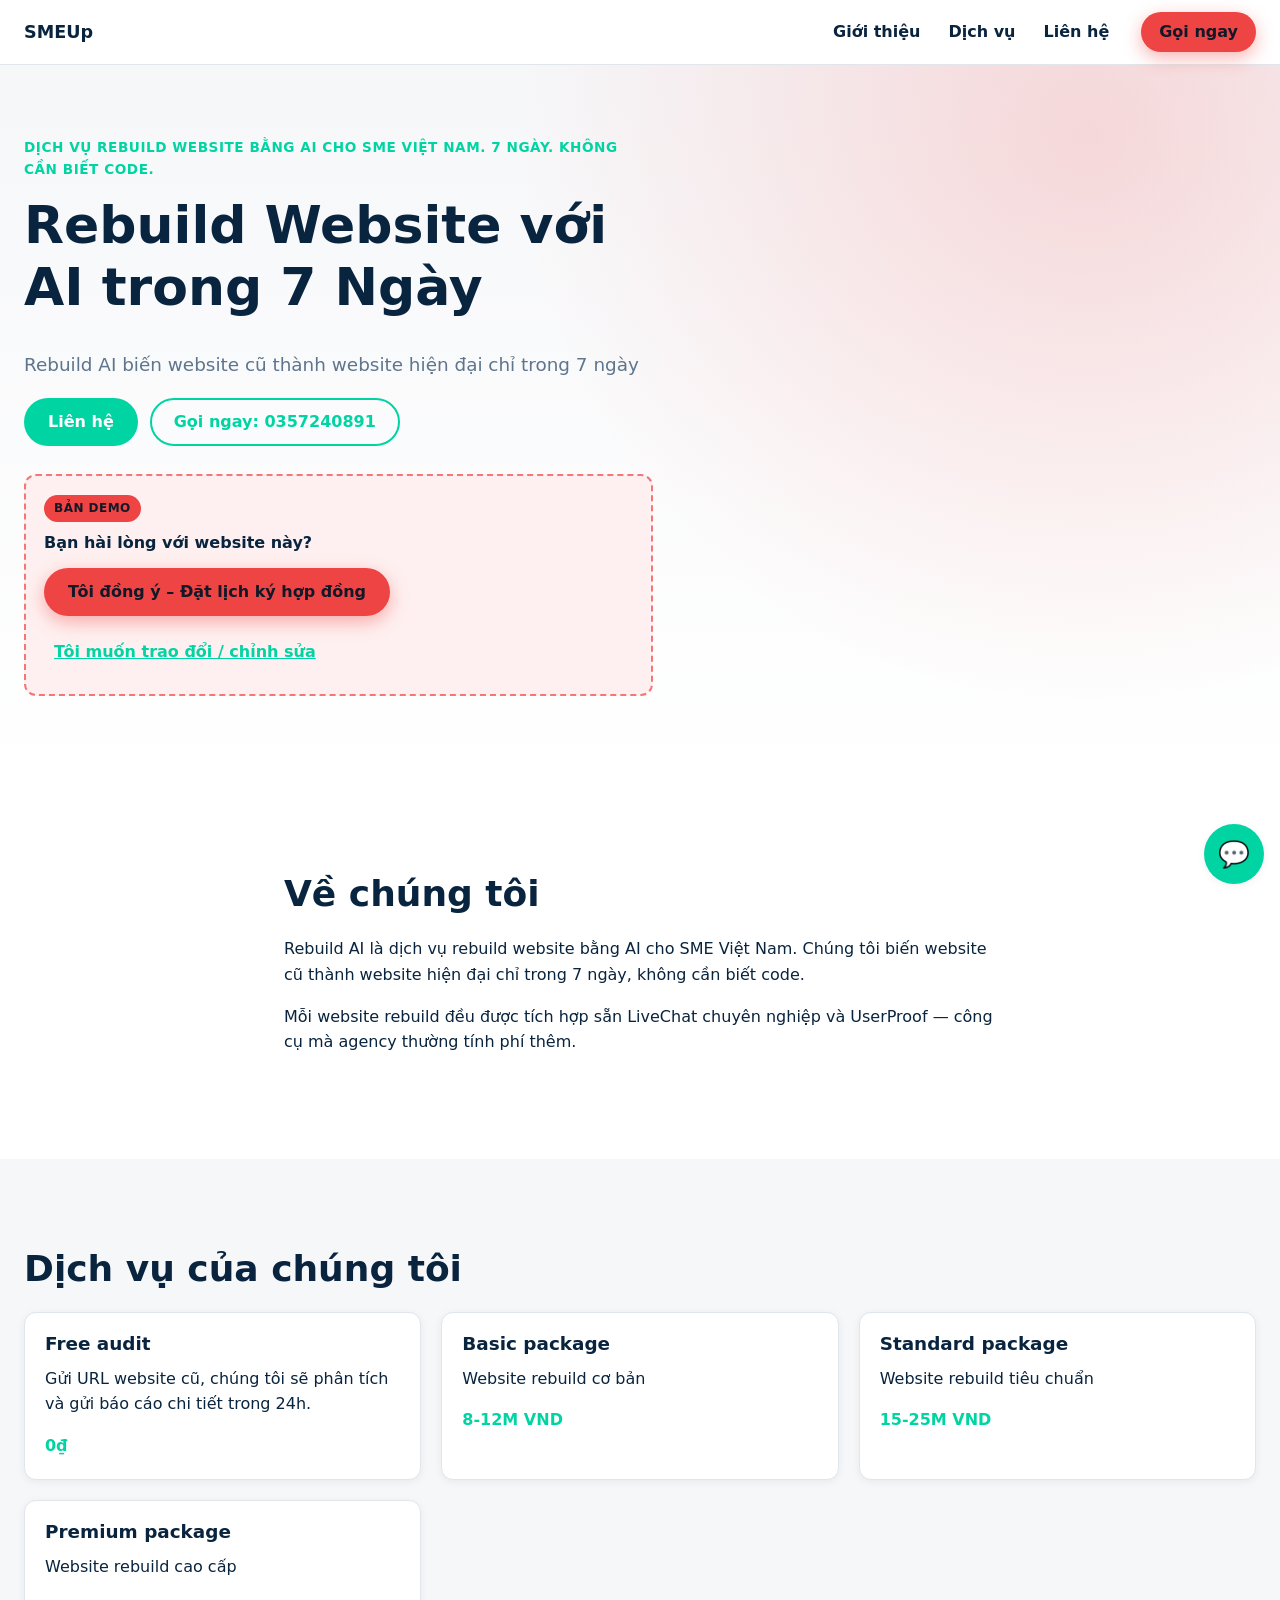
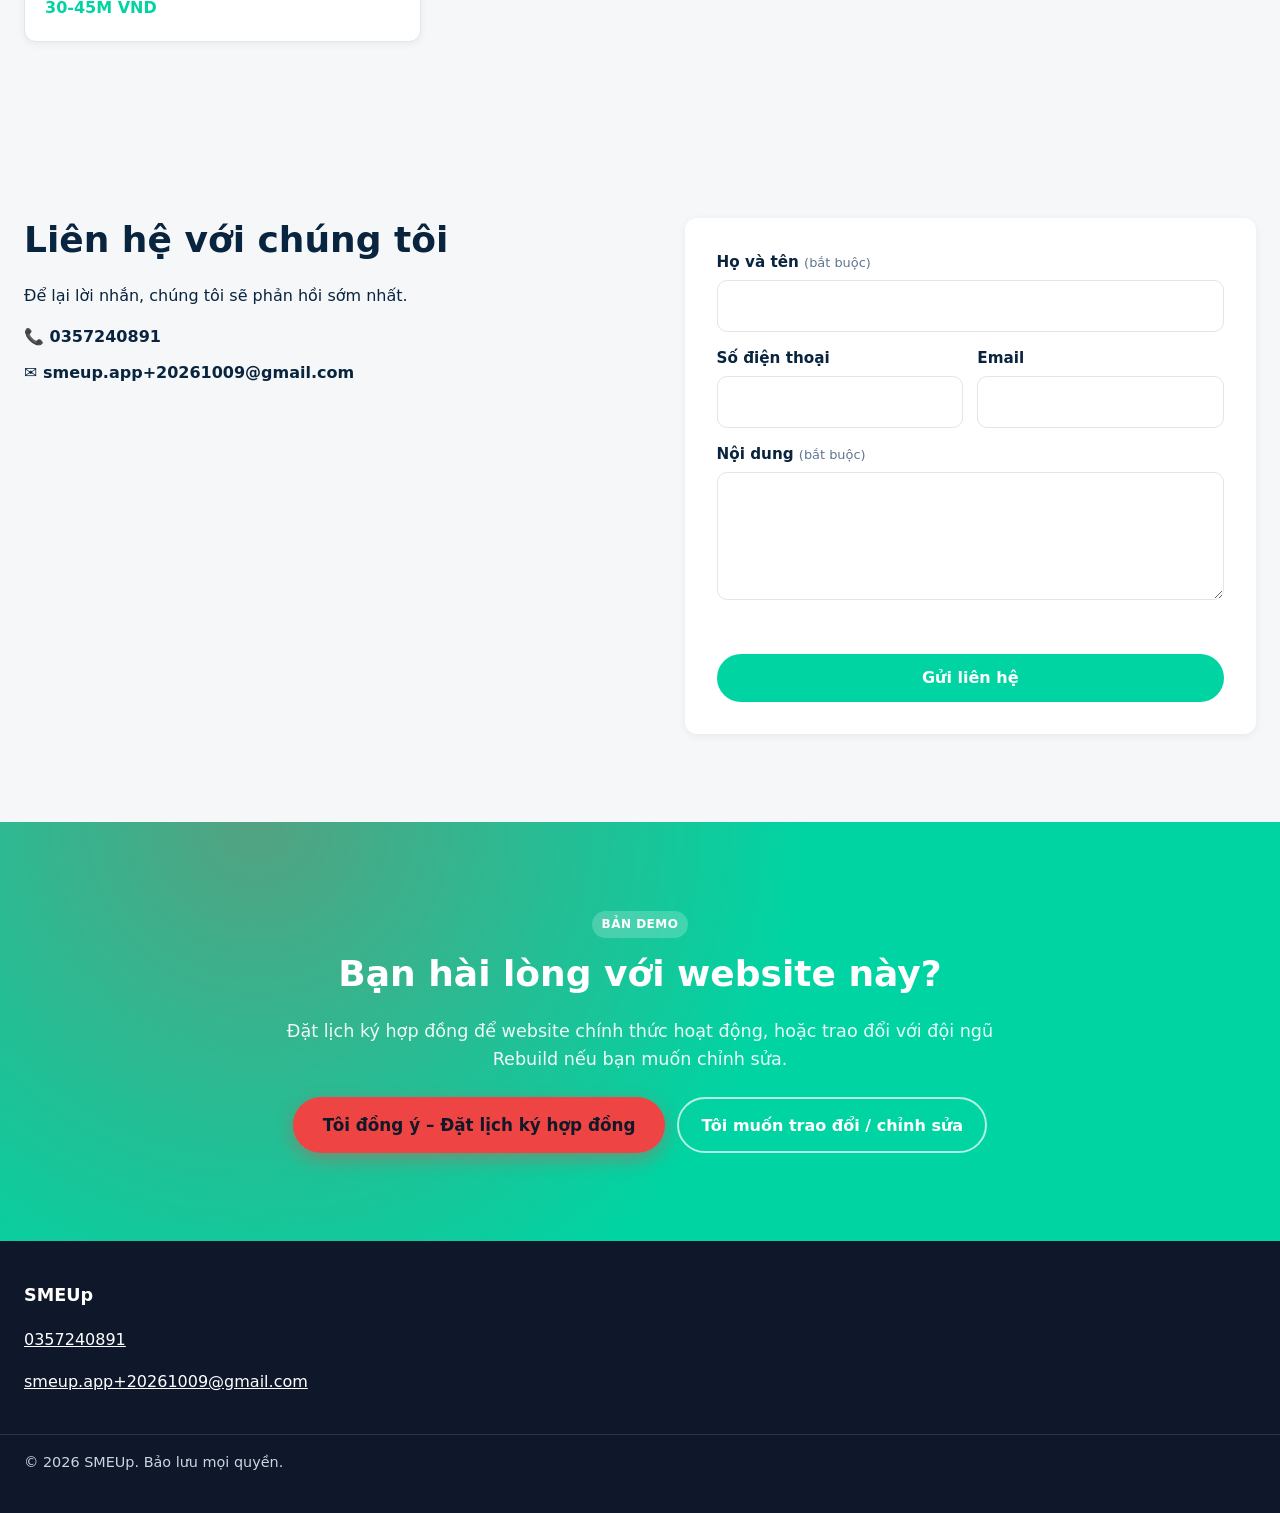
<file: index.html>
<!DOCTYPE html>
<html lang="vi">
<head>
<meta charset="utf-8">
<meta name="viewport" content="width=device-width, initial-scale=1">
<title>Rebuild Website với AI trong 7 Ngày | SMEUp</title>
<meta name="description" content="Dịch vụ rebuild website bằng AI cho SME Việt Nam. 7 ngày. Không cần biết code. Nhận audit miễn phí ngay.">
<meta name="keywords" content="rebuild website, AI website, SMEUp, rebuild AI, website redesign, website làm mới">
<meta name="robots" content="noindex, nofollow">
<link rel="canonical" href="https://demo-951b25f4.demo.rebuild.vn/">
<meta name="theme-color" content="#00d4a3">
<meta property="og:type" content="website">
<meta property="og:site_name" content="SMEUp">
<meta property="og:title" content="Rebuild Website với AI trong 7 Ngày | SMEUp">
<meta property="og:description" content="Dịch vụ rebuild website bằng AI cho SME Việt Nam. 7 ngày. Không cần biết code. Nhận audit miễn phí ngay.">
<meta property="og:url" content="https://demo-951b25f4.demo.rebuild.vn/">
<meta property="og:locale" content="vi_VN">
<meta name="twitter:card" content="summary">
<link rel="preconnect" href="https://api.smess.vn" crossorigin>
<link rel="stylesheet" href="/assets/css/site.css">
<style>:root{--color-primary:#00d4a3;--color-accent:#ef4444;--color-text:#09243e;--color-bg:#ffffff;}</style>
<link rel="stylesheet" href="/assets/css/tokens.css"><script type="application/ld+json">{"@context":"https://schema.org","@type":"ProfessionalService","@id":"https://demo-951b25f4.demo.rebuild.vn/#business","name":"SMEUp","description":"Rebuild AI biến website cũ thành website hiện đại chỉ trong 7 ngày. Dịch vụ rebuild website bằng AI cho SME Việt Nam. 7 ngày. Không cần biết code.","url":"https://demo-951b25f4.demo.rebuild.vn/","telephone":"0357240891","email":"smeup.app+20261009@gmail.com","priceRange":"₫₫₫","makesOffer":[{"@type":"Offer","itemOffered":{"@type":"Service","name":"Free audit","description":"Gửi URL website cũ, chúng tôi sẽ phân tích và gửi báo cáo chi tiết trong 24h."}},{"@type":"Offer","itemOffered":{"@type":"Service","name":"Basic package","description":"Website rebuild cơ bản"}},{"@type":"Offer","itemOffered":{"@type":"Service","name":"Standard package","description":"Website rebuild tiêu chuẩn"}},{"@type":"Offer","itemOffered":{"@type":"Service","name":"Premium package","description":"Website rebuild cao cấp"}}]}</script>
</head>
<body class="is-demo">
<a class="skip-link" href="#main">Bỏ qua điều hướng</a>
<header class="site-header" data-site-header>
  <div class="container header-inner">
    <a class="brand" href="/" aria-label="SMEUp">
            <span class="brand-name">SMEUp</span>
    </a>
    <button class="nav-toggle" type="button" aria-expanded="false" aria-controls="site-nav" data-nav-toggle>
      <span class="nav-toggle-bar" aria-hidden="true"></span>
      <span class="visually-hidden">Menu</span>
    </button>
    <nav id="site-nav" class="site-nav" aria-label="Menu" data-site-nav>
      <ul>
                <li><a href="#about">Giới thiệu</a></li>
                <li><a href="#services">Dịch vụ</a></li>
                <li><a href="#contact">Liên hệ</a></li>
              </ul>
      <a class="btn btn-small btn-accent header-call" href="tel:0357240891">Gọi ngay</a>    </nav>
  </div>
</header>
<main id="main">
<section class="hero" id="top" aria-labelledby="hero-title">
  <div class="container hero-inner">
    <div class="hero-copy">
      <p class="eyebrow">Dịch vụ rebuild website bằng AI cho SME Việt Nam. 7 ngày. Không cần biết code.</p>      <h1 id="hero-title">Rebuild Website với AI trong 7 Ngày</h1>
      <p class="lead">Rebuild AI biến website cũ thành website hiện đại chỉ trong 7 ngày</p>      <div class="hero-actions">
        <a class="btn btn-primary" href="#contact">Liên hệ</a>
        <a class="btn btn-outline" href="tel:0357240891">Gọi ngay: 0357240891</a>      </div>
            <div class="demo-cta-bar" role="region" aria-label="Bạn hài lòng với website này?">
        <span class="badge">Bản demo</span>
        <p class="demo-cta-bar-title">Bạn hài lòng với website này?</p>
        <div class="demo-cta-actions">
          <button type="button" class="btn btn-accent" data-smeup-cta="contract" data-cta-placement="hero">Tôi đồng ý – Đặt lịch ký hợp đồng</button>
          <button type="button" class="btn btn-link" data-smeup-cta="cooperation" data-cta-placement="hero">Tôi muốn trao đổi / chỉnh sửa</button>
        </div>
      </div>
          </div>
      </div>
</section>
<section class="section about" id="about" aria-labelledby="about-title">
  <div class="container about-inner narrow">
    <div class="about-copy">
      <h2 id="about-title">Về chúng tôi</h2>
            <p>Rebuild AI là dịch vụ rebuild website bằng AI cho SME Việt Nam. Chúng tôi biến website cũ thành website hiện đại chỉ trong 7 ngày, không cần biết code.</p>
            <p>Mỗi website rebuild đều được tích hợp sẵn LiveChat chuyên nghiệp và UserProof — công cụ mà agency thường tính phí thêm.</p>
          </div>
      </div>
</section>
<section class="section services alt" id="services" aria-labelledby="services-title">
  <div class="container">
    <h2 id="services-title">Dịch vụ của chúng tôi</h2>
    <ul class="card-grid" role="list">
            <li class="card">
                <div class="card-body">
          <h3>Free audit</h3>
          <p>Gửi URL website cũ, chúng tôi sẽ phân tích và gửi báo cáo chi tiết trong 24h.</p>          <p class="price">0₫</p>        </div>
      </li>
            <li class="card">
                <div class="card-body">
          <h3>Basic package</h3>
          <p>Website rebuild cơ bản</p>          <p class="price">8-12M VND</p>        </div>
      </li>
            <li class="card">
                <div class="card-body">
          <h3>Standard package</h3>
          <p>Website rebuild tiêu chuẩn</p>          <p class="price">15-25M VND</p>        </div>
      </li>
            <li class="card">
                <div class="card-body">
          <h3>Premium package</h3>
          <p>Website rebuild cao cấp</p>          <p class="price">30-45M VND</p>        </div>
      </li>
          </ul>
  </div>
</section>
<section class="section contact alt" id="contact" aria-labelledby="contact-title">
  <div class="container contact-inner">
    <div class="contact-copy">
      <h2 id="contact-title">Liên hệ với chúng tôi</h2>
      <p>Để lại lời nhắn, chúng tôi sẽ phản hồi sớm nhất.</p>
      <ul class="contact-list" role="list">
        <li><a href="tel:0357240891">📞 0357240891</a></li>        <li><a href="mailto:smeup.app+20261009@gmail.com">✉️ smeup.app+20261009@gmail.com</a></li>              </ul>
    </div>
    <form class="lead-form" id="contact-form" data-smeup-form="contact_form" data-message-required="true" novalidate>
      <div class="field">
  <label for="contact-name">Họ và tên <span class="req">(bắt buộc)</span></label>
  <input id="contact-name" name="name" type="text" autocomplete="name" maxlength="255" required>
</div>
<div class="field-row">
  <div class="field">
    <label for="contact-phone">Số điện thoại</label>
    <input id="contact-phone" name="phone" type="tel" autocomplete="tel" inputmode="tel" maxlength="20">
  </div>
  <div class="field">
    <label for="contact-email">Email</label>
    <input id="contact-email" name="email" type="email" autocomplete="email" maxlength="255">
  </div>
</div>
<div class="field">
  <label for="contact-message">Nội dung <span class="req">(bắt buộc)</span></label>
  <textarea id="contact-message" name="message" rows="4" maxlength="5000" required></textarea>
</div><div class="hp" aria-hidden="true">
  <label for="contact-website">Website</label>
  <input id="contact-website" name="website" type="text" tabindex="-1" autocomplete="off">
</div>
<p class="form-status" role="status" aria-live="polite" data-form-status></p>
      <button class="btn btn-primary btn-block" type="submit" data-label="Gửi liên hệ">Gửi liên hệ</button>
    </form>
  </div>
</section>
<section class="section demo-cta" id="demo-cta" aria-labelledby="demo-cta-title">
  <div class="container narrow">
    <span class="badge badge-light">Bản demo</span>
    <h2 id="demo-cta-title">Bạn hài lòng với website này?</h2>
    <p>Đặt lịch ký hợp đồng để website chính thức hoạt động, hoặc trao đổi với đội ngũ Rebuild nếu bạn muốn chỉnh sửa.</p>
    <div class="demo-cta-actions">
      <button type="button" class="btn btn-accent btn-large" data-smeup-cta="contract" data-cta-placement="final">Tôi đồng ý – Đặt lịch ký hợp đồng</button>
      <button type="button" class="btn btn-ghost" data-smeup-cta="cooperation" data-cta-placement="final">Tôi muốn trao đổi / chỉnh sửa</button>
    </div>
  </div>
</section>
</main>
<footer class="site-footer">
  <div class="container footer-inner">
    <div>
      <p class="brand-name">SMEUp</p>
            <p><a href="tel:0357240891">0357240891</a></p>      <p><a href="mailto:smeup.app+20261009@gmail.com">smeup.app+20261009@gmail.com</a></p>    </div>
      </div>
  <div class="container footer-bottom">
    <p>© <span data-year>2026</span> SMEUp. Bảo lưu mọi quyền.</p>
  </div>
</footer>
<dialog class="cta-dialog" id="smeup-dialog-contract" aria-labelledby="smeup-dialog-contract-title" data-smeup-dialog="contract">
  <form class="lead-form" data-smeup-form="demo_contract_request" data-message-required="false" novalidate>
    <button class="dialog-close" type="button" data-dialog-close aria-label="Đóng">×</button>
    <h2 id="smeup-dialog-contract-title">Đặt lịch ký hợp đồng</h2>
    <p>Để lại thông tin, đội ngũ Rebuild sẽ gọi lại để chốt lịch ký hợp đồng và đưa website lên tên miền của bạn.</p>
    <div class="field">
  <label for="contract-name">Họ và tên <span class="req">(bắt buộc)</span></label>
  <input id="contract-name" name="name" type="text" autocomplete="name" maxlength="255" required>
</div>
<div class="field-row">
  <div class="field">
    <label for="contract-phone">Số điện thoại</label>
    <input id="contract-phone" name="phone" type="tel" autocomplete="tel" inputmode="tel" maxlength="20">
  </div>
  <div class="field">
    <label for="contract-email">Email</label>
    <input id="contract-email" name="email" type="email" autocomplete="email" maxlength="255">
  </div>
</div>
<div class="field">
  <label for="contract-message">Thời gian thuận tiện / ghi chú (không bắt buộc)</label>
  <textarea id="contract-message" name="message" rows="4" maxlength="5000"></textarea>
</div><div class="hp" aria-hidden="true">
  <label for="contract-website">Website</label>
  <input id="contract-website" name="website" type="text" tabindex="-1" autocomplete="off">
</div>
<p class="form-status" role="status" aria-live="polite" data-form-status></p>
    <button class="btn btn-accent btn-block" type="submit" data-label="Gửi yêu cầu ký hợp đồng">Gửi yêu cầu ký hợp đồng</button>
  </form>
</dialog>
<dialog class="cta-dialog" id="smeup-dialog-cooperation" aria-labelledby="smeup-dialog-cooperation-title" data-smeup-dialog="cooperation">
  <form class="lead-form" data-smeup-form="demo_cooperation_request" data-message-required="true" novalidate>
    <button class="dialog-close" type="button" data-dialog-close aria-label="Đóng">×</button>
    <h2 id="smeup-dialog-cooperation-title">Trao đổi với đội ngũ Rebuild</h2>
    <p>Bạn muốn thay đổi gì, hoặc cần thêm thông tin? Hãy cho chúng tôi biết.</p>
    <div class="field">
  <label for="cooperation-name">Họ và tên <span class="req">(bắt buộc)</span></label>
  <input id="cooperation-name" name="name" type="text" autocomplete="name" maxlength="255" required>
</div>
<div class="field-row">
  <div class="field">
    <label for="cooperation-phone">Số điện thoại</label>
    <input id="cooperation-phone" name="phone" type="tel" autocomplete="tel" inputmode="tel" maxlength="20">
  </div>
  <div class="field">
    <label for="cooperation-email">Email</label>
    <input id="cooperation-email" name="email" type="email" autocomplete="email" maxlength="255">
  </div>
</div>
<div class="field">
  <label for="cooperation-message">Bạn muốn chỉnh sửa hoặc hỏi điều gì? <span class="req">(bắt buộc)</span></label>
  <textarea id="cooperation-message" name="message" rows="4" maxlength="5000" required></textarea>
</div><div class="hp" aria-hidden="true">
  <label for="cooperation-website">Website</label>
  <input id="cooperation-website" name="website" type="text" tabindex="-1" autocomplete="off">
</div>
<p class="form-status" role="status" aria-live="polite" data-form-status></p>
    <button class="btn btn-primary btn-block" type="submit" data-label="Gửi yêu cầu">Gửi yêu cầu</button>
  </form>
</dialog>
<script src="/assets/js/site-config.js"></script>
<script src="/assets/js/smeup-core.js" defer></script>
<script src="/assets/js/contact-form.js" defer></script>
<script src="/assets/js/livechat.js" defer></script>
<script src="/assets/js/demo-cta.js" defer></script>
<script src="/assets/js/site.js" defer></script>
</body>
</html>
</file>
<file: assets/css/site.css>
/*
 * Rebuild website template — mobile-first, no framework.
 * Brand colors come from business data as CSS custom properties set in <head>:
 * --color-primary, --color-accent, --color-text, --color-bg.
 */
:root {
  --color-primary: #0f766e;
  --color-accent: #f59e0b;
  --color-text: #1f2937;
  --color-bg: #ffffff;
  --color-muted: color-mix(in srgb, var(--color-text) 65%, var(--color-bg));
  --color-surface: color-mix(in srgb, var(--color-primary) 6%, var(--color-bg));
  --color-border: color-mix(in srgb, var(--color-text) 14%, var(--color-bg));
  --color-success: #15803d;
  --color-error: #b91c1c;
  --radius: 14px;
  --shadow: 0 10px 30px rgb(15 23 42 / 0.08);
  --container: 1120px;
  --gutter: 16px;
  --font: system-ui, -apple-system, "Segoe UI", Roboto, "Helvetica Neue", Arial, "Noto Sans", sans-serif;
}

*,
*::before,
*::after {
  box-sizing: border-box;
}

html {
  scroll-behavior: smooth;
  scroll-padding-top: 72px;
  -webkit-text-size-adjust: 100%;
}

body {
  margin: 0;
  font-family: var(--font);
  font-size: 1rem;
  line-height: 1.6;
  color: var(--color-text);
  background: var(--color-bg);
}

img {
  display: block;
  max-width: 100%;
  height: auto;
}

a {
  color: var(--color-primary);
}

h1,
h2,
h3 {
  line-height: 1.2;
  margin: 0 0 0.6em;
}

h1 {
  font-size: clamp(2rem, 6vw, 3.25rem);
}

h2 {
  font-size: clamp(1.6rem, 4vw, 2.25rem);
}

h3 {
  font-size: 1.15rem;
}

p {
  margin: 0 0 1em;
}

:focus-visible {
  outline: 3px solid var(--color-accent);
  outline-offset: 2px;
}

.container {
  width: 100%;
  max-width: var(--container);
  margin: 0 auto;
  padding: 0 var(--gutter);
}

.narrow {
  max-width: 760px;
}

.visually-hidden,
.hp {
  position: absolute !important;
  width: 1px;
  height: 1px;
  padding: 0;
  margin: -1px;
  overflow: hidden;
  clip: rect(0 0 0 0);
  white-space: nowrap;
  border: 0;
}

.skip-link {
  position: absolute;
  left: var(--gutter);
  top: -100px;
  z-index: 100;
  padding: 8px 14px;
  background: var(--color-text);
  color: var(--color-bg);
  border-radius: 8px;
}

.skip-link:focus {
  top: 8px;
}

/* Buttons */
.btn {
  display: inline-flex;
  align-items: center;
  justify-content: center;
  gap: 8px;
  min-height: 48px;
  padding: 12px 22px;
  border: 2px solid transparent;
  border-radius: 999px;
  font: inherit;
  font-weight: 600;
  line-height: 1.2;
  text-align: center;
  text-decoration: none;
  cursor: pointer;
  transition: transform 0.15s ease, background-color 0.15s ease, box-shadow 0.15s ease;
}

.btn:hover {
  transform: translateY(-1px);
}

.btn:disabled,
.btn[aria-disabled="true"] {
  opacity: 0.65;
  cursor: progress;
  transform: none;
}

.btn-primary {
  background: var(--color-primary);
  color: #fff;
}

.btn-accent {
  background: var(--color-accent);
  color: #111827;
  box-shadow: 0 6px 18px color-mix(in srgb, var(--color-accent) 40%, transparent);
}

.btn-outline {
  border-color: var(--color-primary);
  color: var(--color-primary);
  background: transparent;
}

.btn-ghost {
  border-color: rgb(255 255 255 / 0.7);
  color: #fff;
  background: transparent;
}

.btn-link {
  background: transparent;
  color: var(--color-primary);
  text-decoration: underline;
  padding-inline: 8px;
}

.btn-small {
  min-height: 40px;
  padding: 8px 16px;
}

.btn-large {
  min-height: 56px;
  padding: 16px 28px;
  font-size: 1.05rem;
}

.btn-block {
  width: 100%;
}

.badge {
  display: inline-block;
  padding: 4px 10px;
  border-radius: 999px;
  background: var(--color-accent);
  color: #111827;
  font-size: 0.75rem;
  font-weight: 700;
  letter-spacing: 0.04em;
  text-transform: uppercase;
}

.badge-light {
  background: rgb(255 255 255 / 0.2);
  color: #fff;
}

/* Header */
.site-header {
  position: sticky;
  top: 0;
  z-index: 50;
  background: color-mix(in srgb, var(--color-bg) 92%, transparent);
  backdrop-filter: blur(8px);
  border-bottom: 1px solid var(--color-border);
}

.header-inner {
  display: flex;
  align-items: center;
  justify-content: space-between;
  min-height: 64px;
  gap: 12px;
}

.brand {
  display: flex;
  align-items: center;
  gap: 10px;
  color: var(--color-text);
  text-decoration: none;
  min-width: 0;
}

.brand img {
  width: 40px;
  height: 40px;
  object-fit: contain;
}

.brand-name {
  font-weight: 800;
  font-size: 1.1rem;
  overflow: hidden;
  text-overflow: ellipsis;
  white-space: nowrap;
}

.nav-toggle {
  display: inline-flex;
  align-items: center;
  justify-content: center;
  width: 44px;
  height: 44px;
  border: 1px solid var(--color-border);
  border-radius: 10px;
  background: var(--color-bg);
  cursor: pointer;
}

.nav-toggle-bar,
.nav-toggle-bar::before,
.nav-toggle-bar::after {
  display: block;
  width: 20px;
  height: 2px;
  background: var(--color-text);
  border-radius: 2px;
  content: "";
  position: relative;
}

.nav-toggle-bar::before {
  position: absolute;
  top: -6px;
}

.nav-toggle-bar::after {
  position: absolute;
  top: 6px;
}

.site-nav {
  position: absolute;
  top: 100%;
  left: 0;
  right: 0;
  display: none;
  padding: 8px var(--gutter) 16px;
  background: var(--color-bg);
  border-bottom: 1px solid var(--color-border);
  box-shadow: var(--shadow);
}

.site-nav.is-open {
  display: block;
}

.site-nav ul {
  list-style: none;
  margin: 0 0 12px;
  padding: 0;
}

.site-nav li a {
  display: block;
  padding: 12px 4px;
  color: var(--color-text);
  font-weight: 600;
  text-decoration: none;
  border-bottom: 1px solid var(--color-border);
}

/* Hero */
.hero {
  padding: 40px 0 56px;
  background:
    radial-gradient(circle at 85% 10%, color-mix(in srgb, var(--color-accent) 18%, transparent), transparent 45%),
    linear-gradient(180deg, var(--color-surface), var(--color-bg));
}

.hero-inner {
  display: grid;
  gap: 32px;
  align-items: center;
}

.eyebrow {
  color: var(--color-primary);
  font-weight: 700;
  letter-spacing: 0.04em;
  text-transform: uppercase;
  font-size: 0.85rem;
}

.lead {
  font-size: 1.15rem;
  color: var(--color-muted);
}

.hero-actions,
.demo-cta-actions {
  display: flex;
  flex-wrap: wrap;
  gap: 12px;
}

.hero-actions .btn,
.demo-cta-actions .btn {
  flex: 1 1 100%;
}

.hero-media img {
  width: 100%;
  border-radius: calc(var(--radius) * 1.5);
  box-shadow: var(--shadow);
  aspect-ratio: 4 / 3;
  object-fit: cover;
}

.demo-cta-bar {
  margin-top: 28px;
  padding: 18px;
  border: 2px dashed color-mix(in srgb, var(--color-accent) 70%, transparent);
  border-radius: var(--radius);
  background: color-mix(in srgb, var(--color-accent) 8%, var(--color-bg));
}

.demo-cta-bar-title {
  margin: 8px 0 12px;
  font-weight: 700;
}

/* Sections */
.section {
  padding: 56px 0;
}

.section.alt {
  background: var(--color-surface);
}

.about-inner,
.location-inner,
.contact-inner {
  display: grid;
  gap: 32px;
  align-items: start;
}

.about-media,
.card img,
.gallery-grid img {
  border-radius: var(--radius);
  object-fit: cover;
}

.card-grid,
.gallery-grid,
.testimonial-grid,
.contact-list,
.social {
  list-style: none;
  margin: 0;
  padding: 0;
}

.card-grid {
  display: grid;
  gap: 20px;
}

.card {
  overflow: hidden;
  background: var(--color-bg);
  border: 1px solid var(--color-border);
  border-radius: var(--radius);
  box-shadow: var(--shadow);
}

.card img {
  width: 100%;
  aspect-ratio: 3 / 2;
  border-radius: 0;
}

.card-body {
  padding: 20px;
}

.card-body p:last-child {
  margin-bottom: 0;
}

.price {
  color: var(--color-primary);
  font-weight: 700;
}

.gallery-grid {
  display: grid;
  grid-template-columns: repeat(2, 1fr);
  gap: 12px;
}

.gallery-grid img {
  width: 100%;
  aspect-ratio: 4 / 3;
}

.testimonial-grid {
  display: grid;
  gap: 20px;
}

.testimonial {
  height: 100%;
  margin: 0;
  padding: 24px;
  background: var(--color-bg);
  border-radius: var(--radius);
  box-shadow: var(--shadow);
}

.testimonial blockquote {
  margin: 0 0 12px;
  font-size: 1.05rem;
}

.testimonial figcaption {
  color: var(--color-muted);
  font-weight: 600;
}

.stars {
  margin: 0 0 8px;
  color: var(--color-accent);
  letter-spacing: 2px;
}

address {
  font-style: normal;
  margin-bottom: 20px;
}

.hours {
  margin: 0 0 20px;
}

.hours div {
  display: flex;
  justify-content: space-between;
  gap: 16px;
  padding: 10px 0;
  border-bottom: 1px solid var(--color-border);
}

.hours dt {
  font-weight: 600;
}

.hours dd {
  margin: 0;
  white-space: nowrap;
}

.map iframe {
  width: 100%;
  height: 320px;
  border: 0;
  border-radius: var(--radius);
  box-shadow: var(--shadow);
}

.contact-list li {
  margin-bottom: 10px;
}

.contact-list a {
  color: var(--color-text);
  font-weight: 600;
  text-decoration: none;
}

/* Forms */
.lead-form {
  padding: 24px 20px;
  background: var(--color-bg);
  border-radius: var(--radius);
  box-shadow: var(--shadow);
}

.field {
  display: grid;
  gap: 6px;
  margin-bottom: 14px;
}

.field-row {
  display: grid;
  gap: 0 14px;
}

.field label {
  font-weight: 600;
  font-size: 0.95rem;
}

.req {
  color: var(--color-muted);
  font-weight: 400;
  font-size: 0.85em;
}

.field input,
.field textarea {
  width: 100%;
  min-height: 48px;
  padding: 12px 14px;
  border: 1px solid var(--color-border);
  border-radius: 10px;
  background: var(--color-bg);
  color: var(--color-text);
  font: inherit;
  font-size: 16px; /* no iOS zoom on focus */
}

.field textarea {
  resize: vertical;
}

.field input:focus,
.field textarea:focus {
  border-color: var(--color-primary);
  outline: 2px solid color-mix(in srgb, var(--color-primary) 25%, transparent);
  outline-offset: 0;
}

.field [aria-invalid="true"] {
  border-color: var(--color-error);
}

.form-status {
  min-height: 1.6em;
  margin: 4px 0 14px;
  font-weight: 600;
}

.lead-form[data-state="success"] .form-status {
  color: var(--color-success);
}

.lead-form[data-state="error"] .form-status {
  color: var(--color-error);
}

.lead-form[data-state="loading"] .btn[type="submit"]::before {
  content: "";
  width: 16px;
  height: 16px;
  border: 2px solid currentColor;
  border-right-color: transparent;
  border-radius: 50%;
  animation: spin 0.8s linear infinite;
}

@keyframes spin {
  to {
    transform: rotate(360deg);
  }
}

/* Demo CTA */
.demo-cta {
  text-align: center;
  color: #fff;
  background:
    radial-gradient(circle at 20% 0%, color-mix(in srgb, var(--color-accent) 35%, transparent), transparent 50%),
    var(--color-primary);
}

.demo-cta h2 {
  margin-top: 14px;
}

.demo-cta p {
  font-size: 1.1rem;
  opacity: 0.92;
}

.demo-cta .demo-cta-actions {
  justify-content: center;
  margin-top: 24px;
}

.cta-dialog {
  width: min(560px, calc(100% - 2 * var(--gutter)));
  max-height: calc(100dvh - 32px);
  padding: 0;
  border: 0;
  border-radius: calc(var(--radius) * 1.3);
  box-shadow: 0 30px 80px rgb(15 23 42 / 0.35);
  color: var(--color-text);
}

.cta-dialog::backdrop {
  background: rgb(15 23 42 / 0.55);
}

.cta-dialog .lead-form {
  position: relative;
  box-shadow: none;
  padding: 28px 22px 22px;
}

.cta-dialog h2 {
  font-size: 1.4rem;
  padding-right: 32px;
}

.dialog-close {
  position: absolute;
  top: 10px;
  right: 10px;
  width: 40px;
  height: 40px;
  border: 0;
  border-radius: 50%;
  background: var(--color-surface);
  color: var(--color-text);
  font-size: 1.5rem;
  line-height: 1;
  cursor: pointer;
}

/* Live chat fallback launcher (no widget token configured) */
.chat-fallback {
  position: fixed;
  right: 16px;
  bottom: 16px;
  z-index: 60;
  width: 60px;
  height: 60px;
  border: 0;
  border-radius: 50%;
  background: var(--color-primary);
  color: #fff;
  font-size: 1.6rem;
  box-shadow: var(--shadow);
  cursor: pointer;
}

/* Footer */
.site-footer {
  padding: 40px 0 24px;
  background: #0f172a;
  color: #cbd5e1;
}

.site-footer a {
  color: #fff;
}

.footer-inner {
  display: grid;
  gap: 24px;
}

.site-footer .brand-name {
  color: #fff;
}

.footer-title {
  color: #fff;
  font-weight: 700;
}

.social {
  display: flex;
  flex-wrap: wrap;
  gap: 12px;
}

.footer-bottom {
  margin-top: 24px;
  padding-top: 16px;
  border-top: 1px solid rgb(255 255 255 / 0.12);
  font-size: 0.9rem;
}

.not-found {
  min-height: 50vh;
  text-align: center;
}

/* ≥ 640px */
@media (min-width: 640px) {
  :root {
    --gutter: 24px;
  }

  .hero-actions .btn,
  .demo-cta-actions .btn {
    flex: 0 1 auto;
  }

  .field-row {
    grid-template-columns: 1fr 1fr;
  }

  .card-grid,
  .testimonial-grid {
    grid-template-columns: repeat(2, 1fr);
  }

  .gallery-grid {
    grid-template-columns: repeat(3, 1fr);
  }

  .footer-inner {
    grid-template-columns: 2fr 1fr;
  }
}

/* ≥ 960px */
@media (min-width: 960px) {
  .nav-toggle {
    display: none;
  }

  .site-nav {
    position: static;
    display: flex;
    align-items: center;
    gap: 20px;
    padding: 0;
    border: 0;
    box-shadow: none;
    background: transparent;
  }

  .site-nav ul {
    display: flex;
    gap: 4px;
    margin: 0;
  }

  .site-nav li a {
    padding: 8px 12px;
    border: 0;
    border-radius: 8px;
  }

  .site-nav li a:hover {
    background: var(--color-surface);
  }

  .hero {
    padding: 72px 0 88px;
  }

  .hero-inner,
  .about-inner,
  .location-inner,
  .contact-inner {
    grid-template-columns: 1.1fr 1fr;
  }

  .about-inner.narrow {
    grid-template-columns: 1fr;
  }

  .section {
    padding: 88px 0;
  }

  .card-grid,
  .testimonial-grid {
    grid-template-columns: repeat(3, 1fr);
  }

  .gallery-grid {
    grid-template-columns: repeat(4, 1fr);
  }

  .lead-form {
    padding: 32px;
  }
}

@media (prefers-reduced-motion: reduce) {
  html {
    scroll-behavior: auto;
  }

  *,
  *::before,
  *::after {
    animation: none !important;
    transition: none !important;
  }
}
</file>
<file: assets/css/tokens.css>
/* Measured design of the business's current website (rebuild.vn design tokens). */
:root {
  --color-primary: #00d4a3;
  --color-secondary: #1f93ff;
  --color-accent: #ef4444;
  --color-background: #ffffff;
  --color-bg: #ffffff;
  --color-surface: #f6f7f9;
  --color-text: #09243e;
  --color-muted: #5e758d;
  --color-border: #e0e6eb;
  --color-link: #00d4a3;
  --font-body: "Inter", system-ui, sans-serif;
  --font: "Inter", system-ui, sans-serif;
  --font-heading: "Inter", system-ui, sans-serif;
  --font-size-body: 14px;
  --font-size-h1: 72px;
  --font-size-h2: 44px;
  --font-size-h3: 19.2px;
  --radius-sm: 4px;
  --radius-md: 12px;
  --radius-lg: 20px;
  --radius-pill: 9999px;
  --radius: 12px;
  --shadow: rgba(0, 0, 0, 0.06) 0px 2px 8px 0px;
  --container: 1280px;
  --space-unit: 4px;
}
</file>
